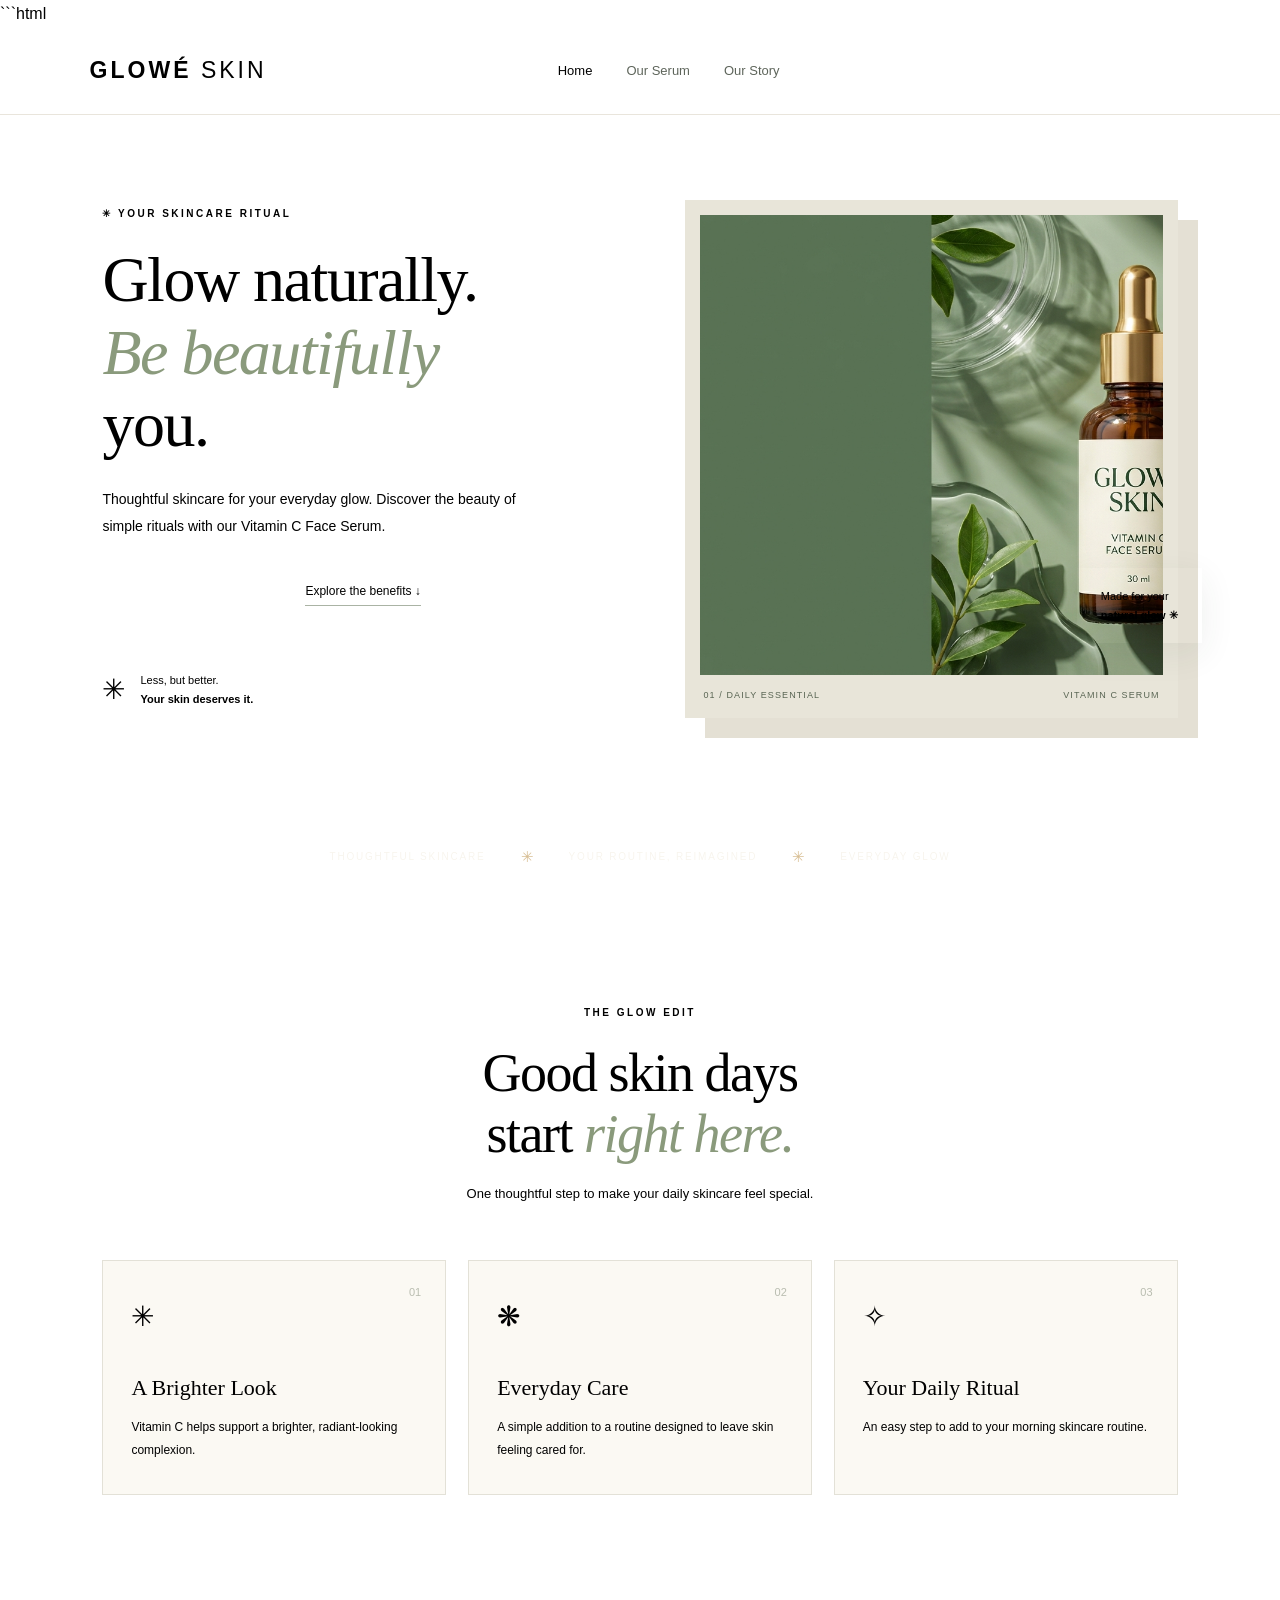
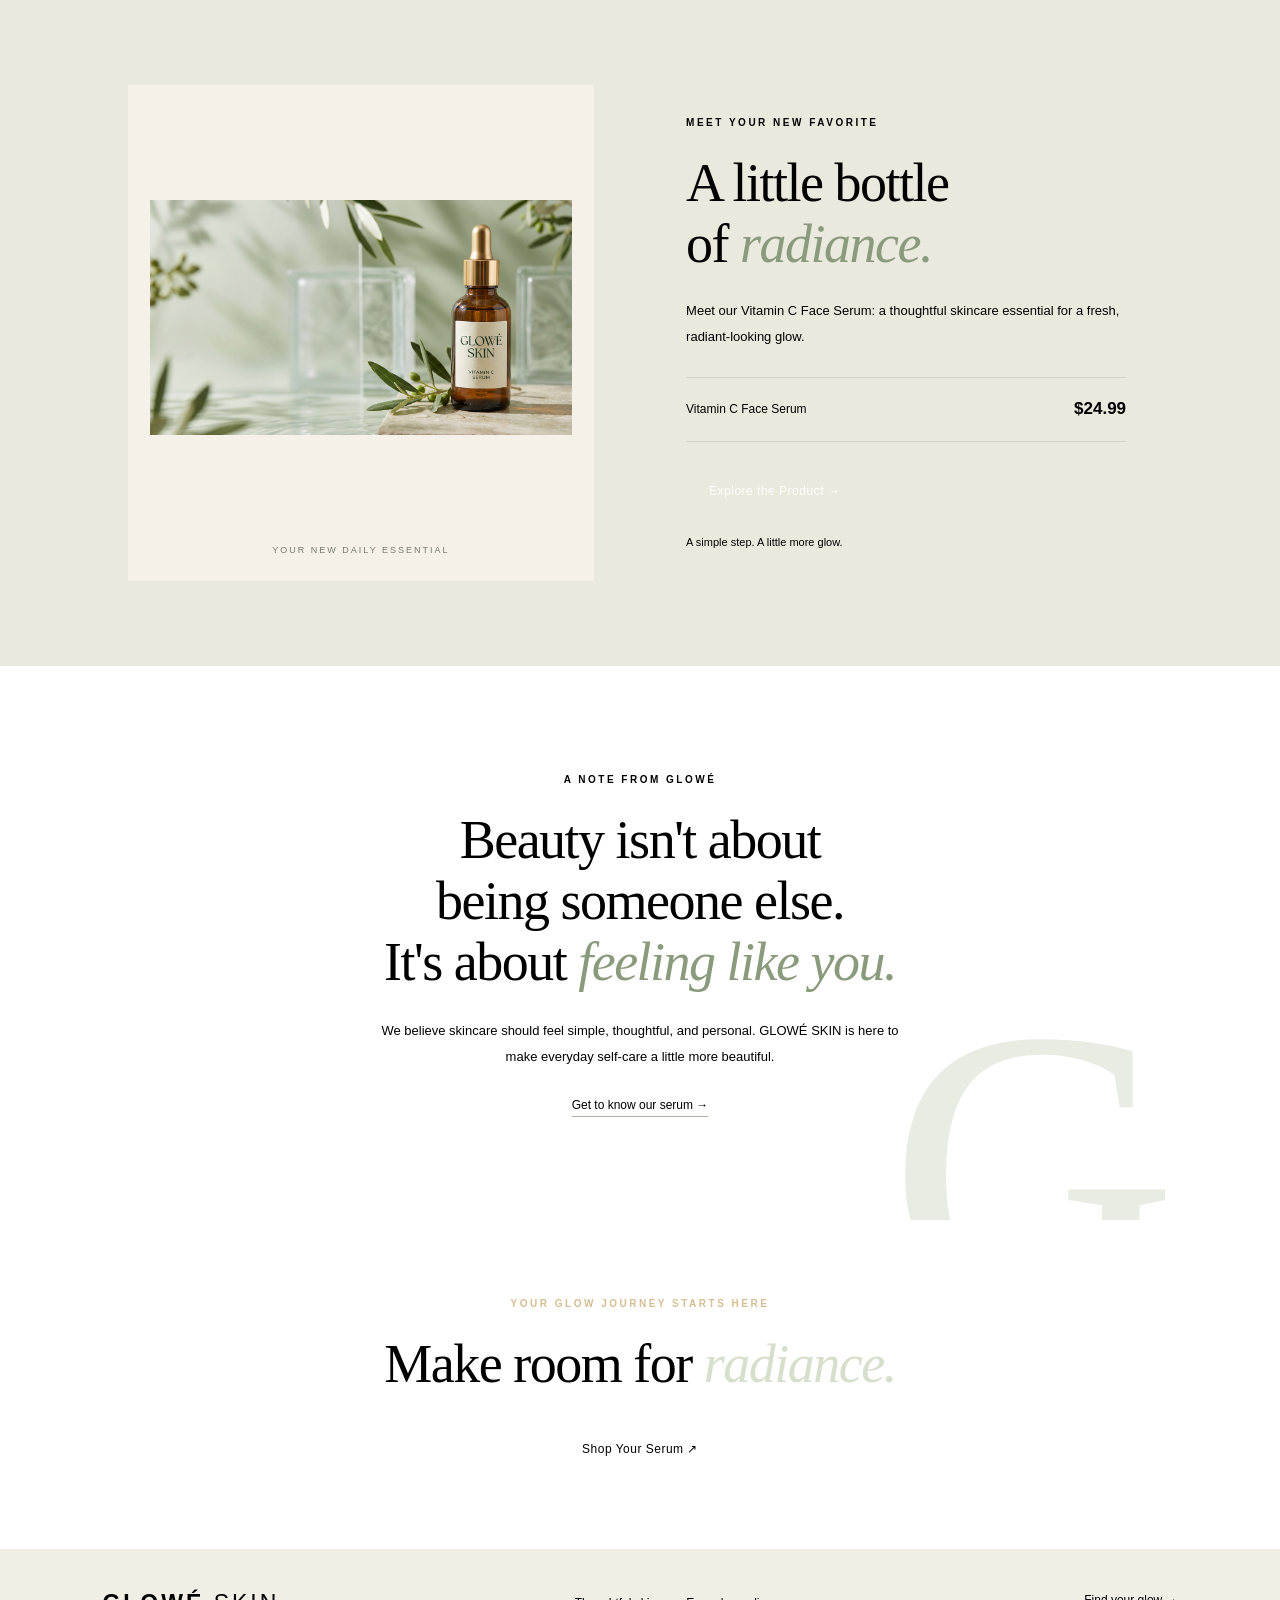
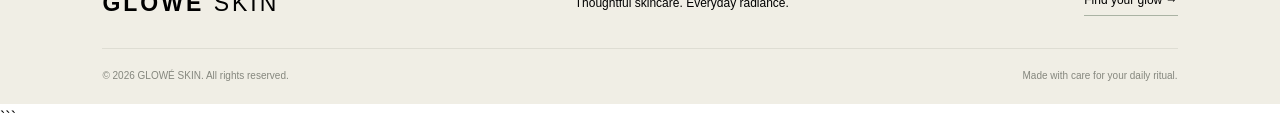
<file: index.html>
```html
<!DOCTYPE html>
<html lang="en">
<head>
    <meta charset="UTF-8">
    <meta name="viewport" content="width=device-width, initial-scale=1.0">
    <meta name="description" content="Discover GLOWÉ SKIN Vitamin C Face Serum.">
    <title>GLOWÉ SKIN | Your Daily Glow</title>
    <link rel="stylesheet" href="style.css">
</head>
<body>

    <header class="site-header">
        <a href="index.html" class="logo">GLOWÉ <span>SKIN</span></a>

        <nav class="navigation">
            <a href="index.html" class="active">Home</a>
            <a href="product-info.html">Our Serum</a>
            <a href="#our-story">Our Story</a>
        </nav>

        <a href="order.html" class="header-button">Shop Now ↗</a>
    </header>

    <main>
        <section class="hero">
            <div class="hero-content">
                <p class="eyebrow">✳ YOUR SKINCARE RITUAL</p>

                <h1>Glow naturally.<br>
                    <em>Be beautifully</em><br>
                    you.
                </h1>

                <p class="hero-description">
                    Thoughtful skincare for your everyday glow.
                    Discover the beauty of simple rituals with our
                    Vitamin C Face Serum.
                </p>

                <div class="hero-actions">
                    <a href="product-info.html" class="primary-button">
                        Discover Our Serum →
                    </a>
                    <a href="#benefits" class="text-link">
                        Explore the benefits ↓
                    </a>
                </div>

                <div class="hero-note">
                    <span>✳</span>
                    <p>Less, but better.<br><strong>Your skin deserves it.</strong></p>
                </div>
            </div>

            <div class="hero-visual">
                <div class="hero-image-frame">
                    <img src="assets/serum-hero.jfif"
                         alt="GLOWÉ SKIN Vitamin C Serum"
                         class="hero-image">

                    <div class="image-label">
                        <span>01 / DAILY ESSENTIAL</span>
                        <span>VITAMIN C SERUM</span>
                    </div>
                </div>

                <div class="floating-note">
                    Made for your<br><strong>natural glow ✳</strong>
                </div>
            </div>
        </section>

        <section class="brand-promise">
            <p>THOUGHTFUL SKINCARE</p>
            <span>✳</span>
            <p>YOUR ROUTINE, REIMAGINED</p>
            <span>✳</span>
            <p>EVERYDAY GLOW</p>
        </section>

        <section class="benefits section-padding" id="benefits">
            <div class="section-heading">
                <p class="eyebrow">THE GLOW EDIT</p>
                <h2>Good skin days<br>start <em>right here.</em></h2>
                <p>One thoughtful step to make your daily skincare feel special.</p>
            </div>

            <div class="benefit-grid">
                <article class="benefit-card">
                    <span class="benefit-number">01</span>
                    <span class="benefit-icon">✳</span>
                    <h3>A Brighter Look</h3>
                    <p>Vitamin C helps support a brighter, radiant-looking complexion.</p>
                </article>

                <article class="benefit-card">
                    <span class="benefit-number">02</span>
                    <span class="benefit-icon">❋</span>
                    <h3>Everyday Care</h3>
                    <p>A simple addition to a routine designed to leave skin feeling cared for.</p>
                </article>

                <article class="benefit-card">
                    <span class="benefit-number">03</span>
                    <span class="benefit-icon">✧</span>
                    <h3>Your Daily Ritual</h3>
                    <p>An easy step to add to your morning skincare routine.</p>
                </article>
            </div>
        </section>

        <section class="featured-product">
            <div class="product-photo">
                <img src="assets/serum-product.jfif"
                     alt="GLOWÉ SKIN Vitamin C Face Serum">
                <span class="photo-caption">YOUR NEW DAILY ESSENTIAL</span>
            </div>

            <div class="product-details">
                <p class="eyebrow">MEET YOUR NEW FAVORITE</p>
                <h2>A little bottle<br>of <em>radiance.</em></h2>
                <p class="product-description">
                    Meet our Vitamin C Face Serum: a thoughtful skincare
                    essential for a fresh, radiant-looking glow.
                </p>

                <div class="product-price">
                    <span>Vitamin C Face Serum</span>
                    <strong>$24.99</strong>
                </div>

                <a href="product-info.html" class="primary-button">
                    Explore the Product →
                </a>

                <p class="product-small-note">A simple step. A little more glow.</p>
            </div>
        </section>

        <section class="our-story section-padding" id="our-story">
            <p class="eyebrow">A NOTE FROM GLOWÉ</p>
            <h2>Beauty isn't about<br>being someone else.<br>It's about <em>feeling like you.</em></h2>
            <p>
                We believe skincare should feel simple, thoughtful,
                and personal. GLOWÉ SKIN is here to make everyday
                self-care a little more beautiful.
            </p>
            <a href="product-info.html" class="text-link">Get to know our serum →</a>
            <span class="story-decoration">G</span>
        </section>

        <section class="final-cta">
            <p class="eyebrow">YOUR GLOW JOURNEY STARTS HERE</p>
            <h2>Make room for <em>radiance.</em></h2>
            <a href="order.html" class="light-button">Shop Your Serum ↗</a>
        </section>
    </main>

    <footer class="site-footer">
        <div class="footer-top">
            <a href="index.html" class="logo">GLOWÉ <span>SKIN</span></a>
            <p>Thoughtful skincare. Everyday radiance.</p>
            <a href="order.html" class="text-link">Find your glow →</a>
        </div>

        <div class="footer-bottom">
            <p>© 2026 GLOWÉ SKIN. All rights reserved.</p>
            <p>Made with care for your daily ritual.</p>
        </div>
    </footer>

    <script src="script.js"></script>
</body>
</html>
```
</file>
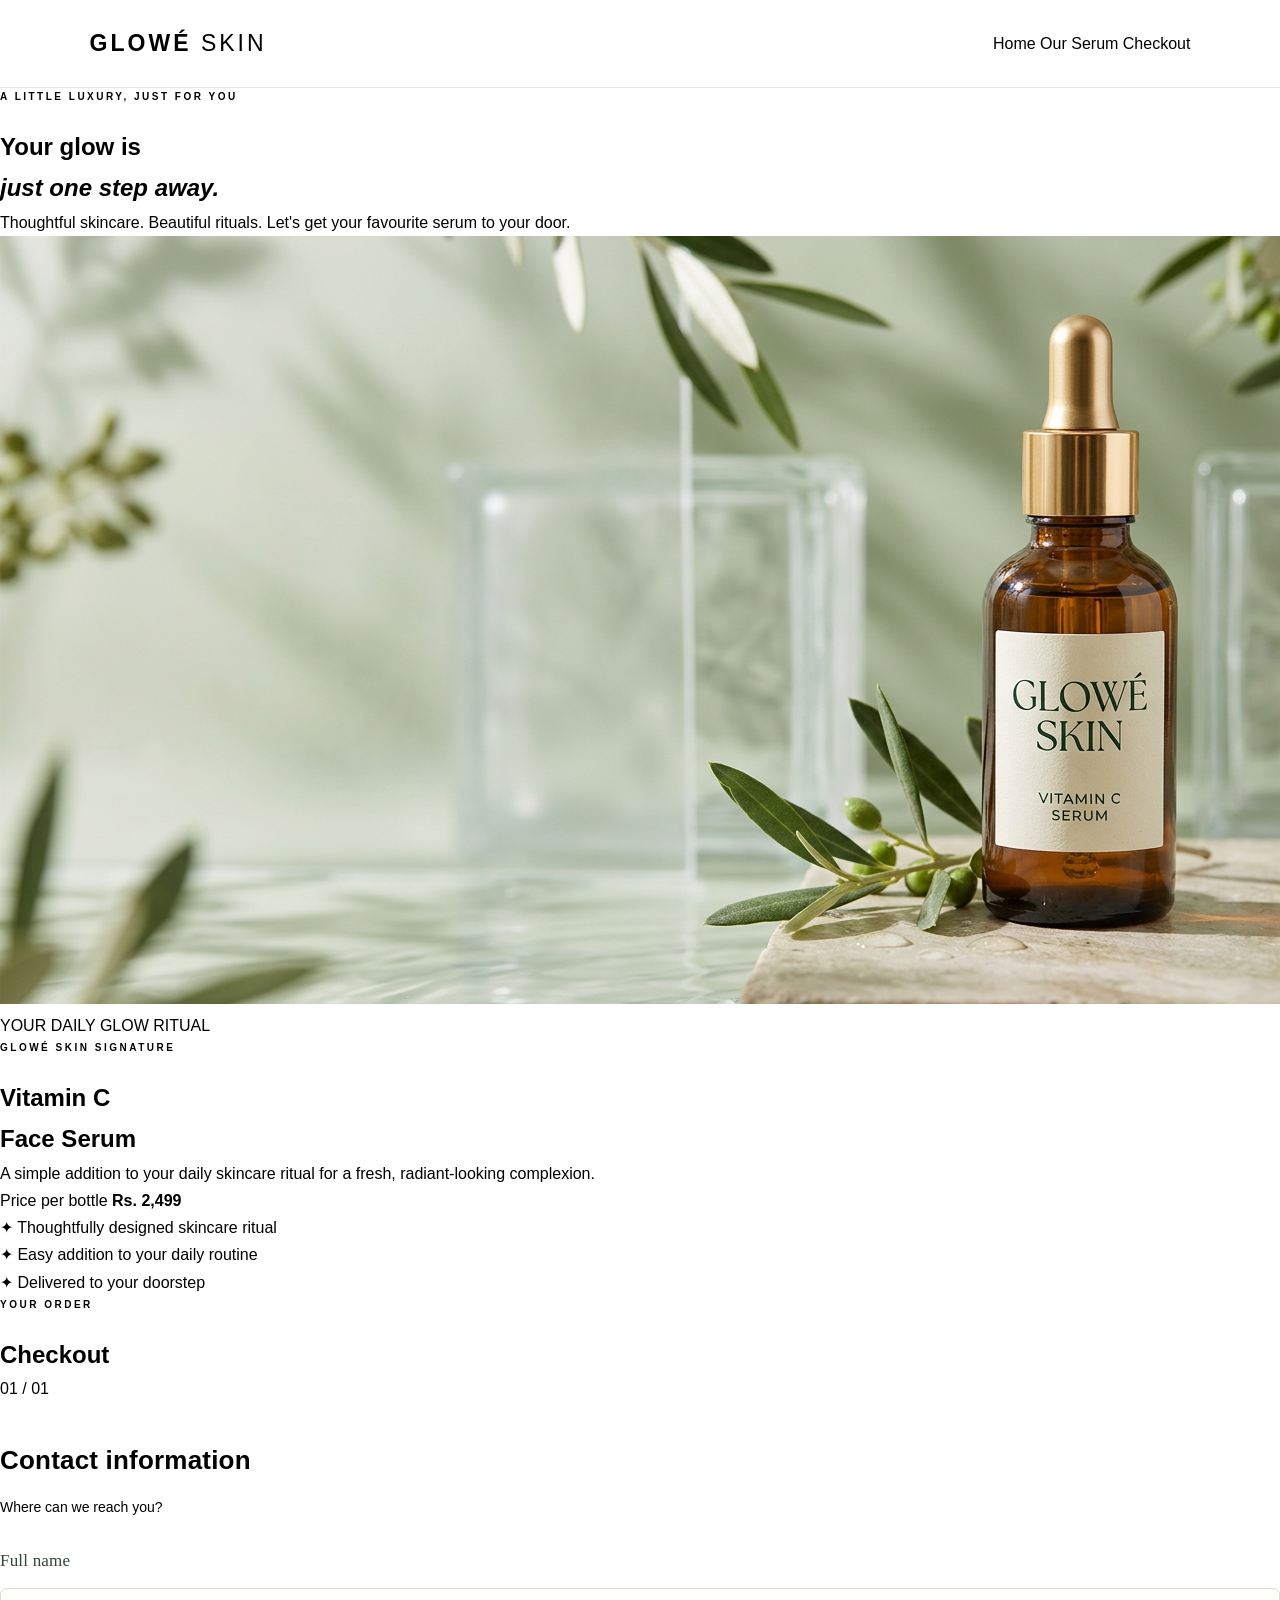
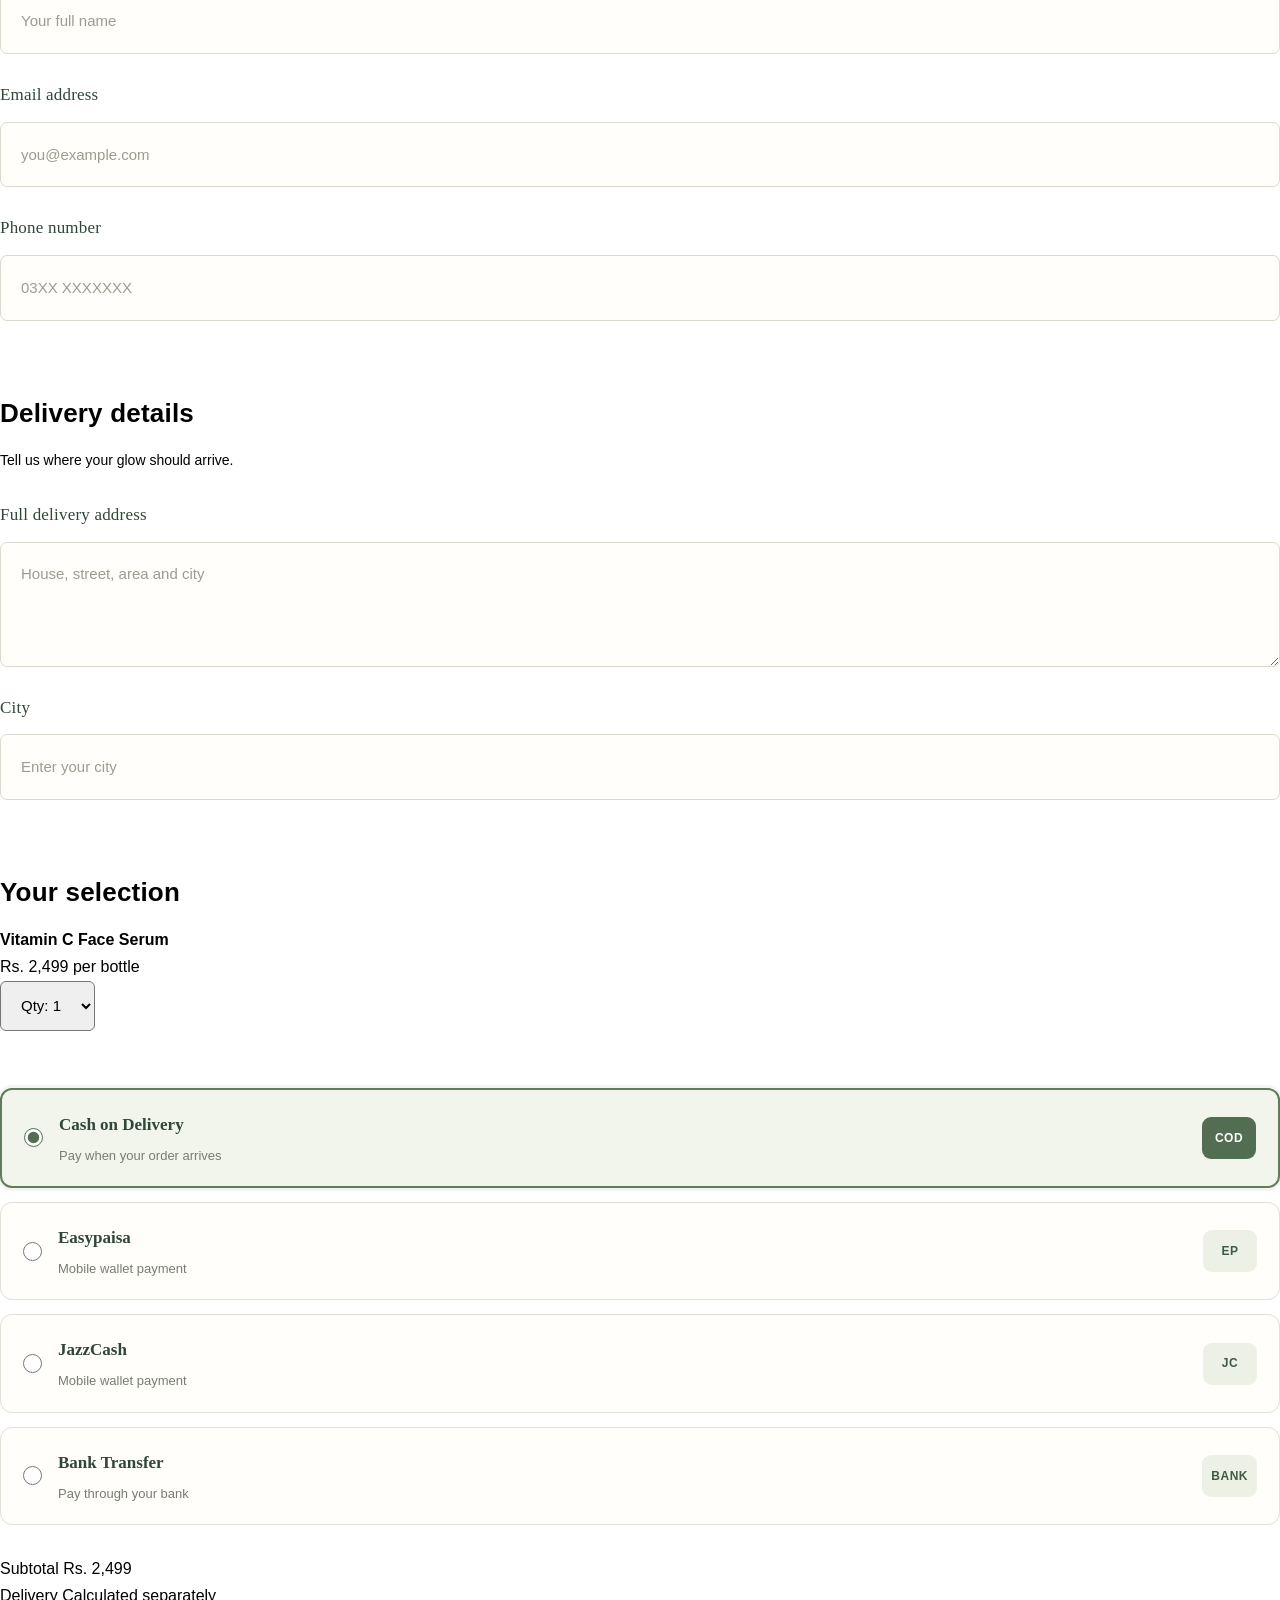
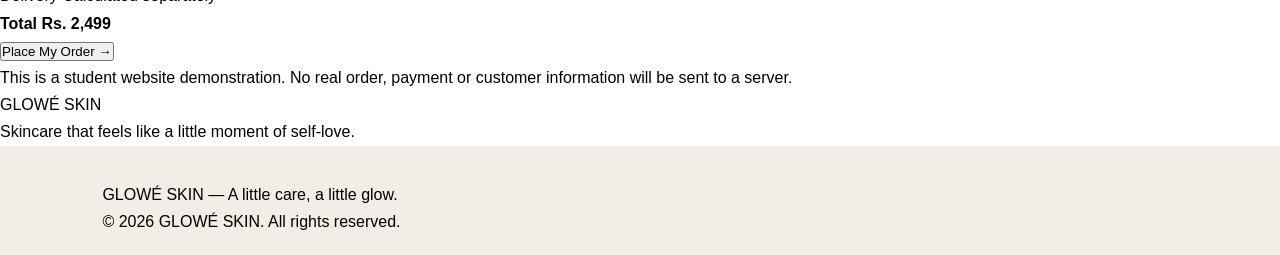
<file: order.html>
<!DOCTYPE html>
<html lang="en">
<head>
    <meta charset="UTF-8">
    <meta name="viewport" content="width=device-width, initial-scale=1.0">

    <title>Checkout | GLOWÉ SKIN</title>

    <link rel="stylesheet" href="style.css">
</head>

<body class="checkout-page">

    <!-- Premium Navigation -->
    <header class="site-header">
        <a href="index.html" class="logo">
            GLOWÉ <span>SKIN</span>
        </a>

        <nav class="nav-links">
            <a href="index.html">Home</a>
            <a href="product-info.html">Our Serum</a>
            <a href="order.html" class="active">Checkout</a>
        </nav>
    </header>

    <main>

        <!-- Checkout Hero -->
        <section class="checkout-hero">
            <p class="eyebrow">A LITTLE LUXURY, JUST FOR YOU</p>

            <h1>Your glow is<br><em>just one step away.</em></h1>

            <p>
                Thoughtful skincare. Beautiful rituals.
                Let's get your favourite serum to your door.
            </p>
        </section>

        <!-- Checkout Content -->
        <section class="checkout-container">

            <!-- Left: Product Showcase -->
            <div class="checkout-product">

                <div class="checkout-product-photo">
                    <img
                        src="assets/serum-product.jfif"
                        alt="GLOWÉ SKIN Vitamin C Face Serum">
                    <span class="photo-label">YOUR DAILY GLOW RITUAL</span>
                </div>

                <div class="checkout-product-details">

                    <p class="eyebrow">GLOWÉ SKIN SIGNATURE</p>

                    <h2>Vitamin C<br>Face Serum</h2>

                    <p class="checkout-description">
                        A simple addition to your daily skincare ritual
                        for a fresh, radiant-looking complexion.
                    </p>

                    <div class="checkout-product-price">
                        <span>Price per bottle</span>
                        <strong>Rs. 2,499</strong>
                    </div>

                    <div class="checkout-benefits">
                        <p>✦ Thoughtfully designed skincare ritual</p>
                        <p>✦ Easy addition to your daily routine</p>
                        <p>✦ Delivered to your doorstep</p>
                    </div>

                </div>
            </div>

            <!-- Right: Checkout Form -->
            <div class="checkout-details">

                <div class="checkout-title-row">
                    <div>
                        <p class="eyebrow">YOUR ORDER</p>
                        <h2>Checkout</h2>
                    </div>

                    <span class="checkout-step">01 / 01</span>
                </div>

                <form id="orderForm">

                    <!-- Customer Information -->
                    <div class="checkout-section">
                        <h3>Contact information</h3>
                        <p class="section-description">
                            Where can we reach you?
                        </p>

                        <div class="checkout-field">
                            <label for="customerName">Full name</label>
                            <input
                                type="text"
                                id="customerName"
                                name="customerName"
                                placeholder="Your full name"
                                autocomplete="name"
                                required>
                        </div>

                        <div class="checkout-field">
                            <label for="customerEmail">Email address</label>
                            <input
                                type="email"
                                id="customerEmail"
                                name="customerEmail"
                                placeholder="you@example.com"
                                autocomplete="email"
                                required>
                        </div>

                        <div class="checkout-field">
                            <label for="customerPhone">Phone number</label>
                            <input
                                type="tel"
                                id="customerPhone"
                                name="customerPhone"
                                placeholder="03XX XXXXXXX"
                                autocomplete="tel"
                                required>
                        </div>
                    </div>

                    <!-- Delivery Information -->
                    <div class="checkout-section">
                        <h3>Delivery details</h3>
                        <p class="section-description">
                            Tell us where your glow should arrive.
                        </p>

                        <div class="checkout-field">
                            <label for="customerAddress">Full delivery address</label>
                            <textarea
                                id="customerAddress"
                                name="customerAddress"
                                rows="3"
                                placeholder="House, street, area and city"
                                autocomplete="street-address"
                                required></textarea>
                        </div>

                        <div class="checkout-field">
                            <label for="city">City</label>
                            <input
                                type="text"
                                id="city"
                                name="city"
                                placeholder="Enter your city"
                                autocomplete="address-level2"
                                required>
                        </div>
                    </div>

                    <!-- Product Quantity -->
                    <div class="checkout-section">
                        <h3>Your selection</h3>

                        <div class="checkout-quantity-row">
                            <div>
                                <strong>Vitamin C Face Serum</strong>
                                <p>Rs. 2,499 per bottle</p>
                            </div>

                            <select
                                id="quantity"
                                name="quantity"
                                aria-label="Select quantity">

                                <option value="1">Qty: 1</option>
                                <option value="2">Qty: 2</option>
                                <option value="3">Qty: 3</option>
                            </select>
                        </div>
                    </div>

                    <!-- Payment Methods -->
<div class="payment-methods">

    <label class="payment-option">
        <input type="radio" name="payment" value="cod" checked>
        <span class="payment-copy">
            <strong>Cash on Delivery</strong>
            <small>Pay when your order arrives</small>
        </span>
        <span class="payment-symbol">COD</span>
    </label>

    <label class="payment-option">
        <input type="radio" name="payment" value="easypaisa">
        <span class="payment-copy">
            <strong>Easypaisa</strong>
            <small>Mobile wallet payment</small>
        </span>
        <span class="payment-symbol">EP</span>
    </label>

    <label class="payment-option">
        <input type="radio" name="payment" value="jazzcash">
        <span class="payment-copy">
            <strong>JazzCash</strong>
            <small>Mobile wallet payment</small>
        </span>
        <span class="payment-symbol">JC</span>
    </label>

    <label class="payment-option">
        <input type="radio" name="payment" value="bank">
        <span class="payment-copy">
            <strong>Bank Transfer</strong>
            <small>Pay through your bank</small>
        </span>
        <span class="payment-symbol">BANK</span>
    </label>

</div>

                    <!-- Price Summary -->
                    <div class="checkout-summary">
                        <div>
                            <span>Subtotal</span>
                            <span id="subtotalAmount">Rs. 2,499</span>
                        </div>

                        <div>
                            <span>Delivery</span>
                            <span>Calculated separately</span>
                        </div>

                        <div class="checkout-grand-total">
                            <strong>Total</strong>
                            <strong id="totalAmount">Rs. 2,499</strong>
                        </div>
                    </div>

                    <!-- Submit -->
                    <button
                        type="submit"
                        class="btn-primary checkout-submit">

                        Place My Order <span>→</span>
                    </button>

                    <p class="checkout-disclaimer">
                        This is a student website demonstration.
                        No real order, payment or customer information
                        will be sent to a server.
                    </p>

                    <p id="orderMessage" role="status"></p>

                </form>
            </div>
        </section>

        <!-- Brand Promise -->
        <section class="checkout-footer-note">
            <span>GLOWÉ SKIN</span>
            <p>Skincare that feels like a little moment of self-love.</p>
        </section>

    </main>

    <footer class="site-footer">
        <p>GLOWÉ SKIN — A little care, a little glow.</p>
        <p>&copy; 2026 GLOWÉ SKIN. All rights reserved.</p>
    </footer>

    <script src="script.js"></script>

</body>
</html>
</file>
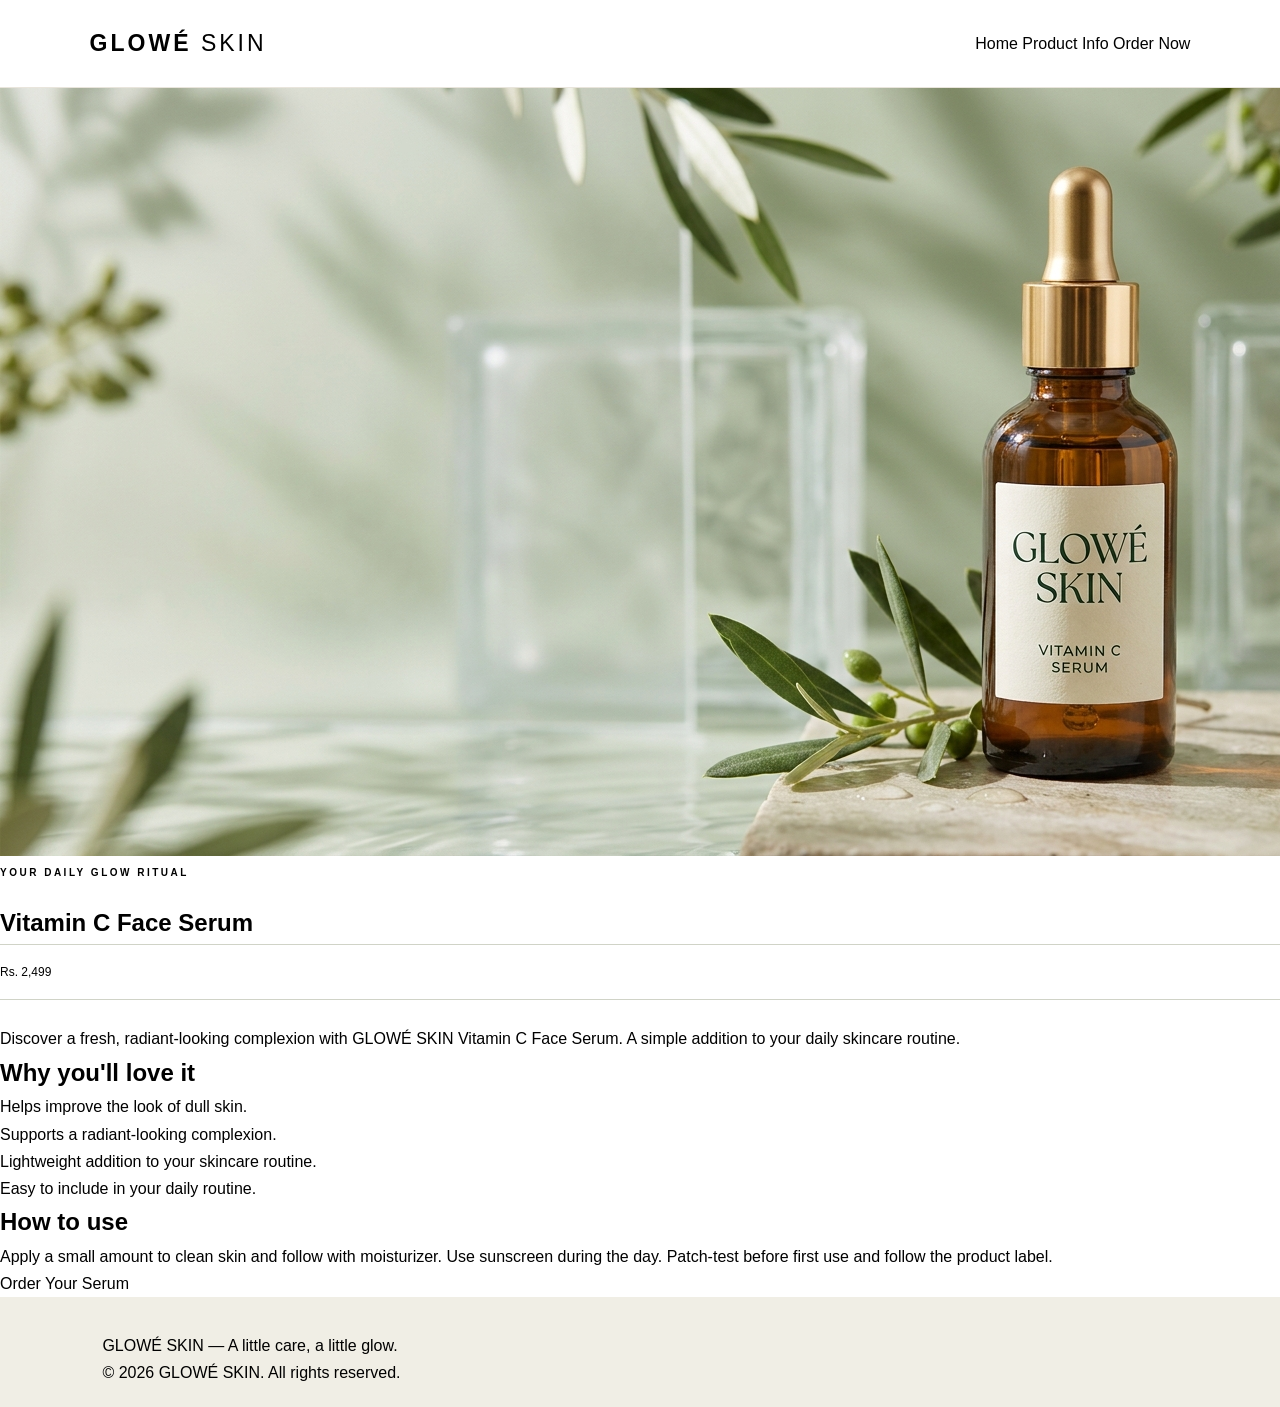
<file: product-info.html>
<!DOCTYPE html>
<html lang="en">
<head>
    <meta charset="UTF-8">
    <meta name="viewport" content="width=device-width, initial-scale=1.0">
    <title>Vitamin C Serum | GLOWÉ SKIN</title>
    <link rel="stylesheet" href="style.css">
</head>
<body>

    <header class="site-header">
        <a href="index.html" class="logo">GLOWÉ <span>SKIN</span></a>

        <nav class="nav-links">
            <a href="index.html">Home</a>
            <a href="product-info.html">Product Info</a>
            <a href="order.html">Order Now</a>
        </nav>
    </header>

    <main>
        <section class="product-detail">
            <div class="product-detail-image">
                <img src="assets/serum-product.jfif"
                     alt="GLOWÉ SKIN Vitamin C Face Serum">
            </div>

            <div class="product-detail-content">
                <p class="eyebrow">YOUR DAILY GLOW RITUAL</p>
                <h1>Vitamin C Face Serum</h1>
                <p class="product-price">Rs. 2,499</p>

                <p>
                    Discover a fresh, radiant-looking complexion with
                    GLOWÉ SKIN Vitamin C Face Serum. A simple addition
                    to your daily skincare routine.
                </p>

                <h2>Why you'll love it</h2>
                <ul>
                    <li>Helps improve the look of dull skin.</li>
                    <li>Supports a radiant-looking complexion.</li>
                    <li>Lightweight addition to your skincare routine.</li>
                    <li>Easy to include in your daily routine.</li>
                </ul>

                <h2>How to use</h2>
                <p>
                    Apply a small amount to clean skin and follow with
                    moisturizer. Use sunscreen during the day. Patch-test
                    before first use and follow the product label.
                </p>

                <a href="order.html" class="btn-primary">Order Your Serum</a>
            </div>
        </section>
    </main>

    <footer class="site-footer">
        <p>GLOWÉ SKIN — A little care, a little glow.</p>
        <p>&copy; 2026 GLOWÉ SKIN. All rights reserved.</p>
    </footer>

    <script src="script.js"></script>
</body>
</html>
</file>
<file: style.css>
```css
@import url('https://fonts.googleapis.com/css2?family=DM+Sans:wght@400;500;600;700&family=Playfair+Display:ital,wght@0,400;0,500;0,600;1,400;1,500&display=swap');

:root {
    --cream: #f8f5ee;
    --white: #fffdf8;
    --green: #354b3d;
    --sage: #dce2d4;
    --gold: #ad8751;
    --text: #303a31;
    --muted: #777b70;
}

* {
    margin: 0;
    padding: 0;
    box-sizing: border-box;
}

html {
    scroll-behavior: smooth;
}

body {
    font-family: 'DM Sans', sans-serif;
    background: var(--cream);
    color: var(--text);
    line-height: 1.7;
}

a {
    text-decoration: none;
    color: inherit;
}

.site-header {
    min-height: 88px;
    padding: 18px 7%;
    display: flex;
    align-items: center;
    justify-content: space-between;
    gap: 25px;
    background: var(--white);
    border-bottom: 1px solid #e9e5dc;
}

.logo {
    font-size: 23px;
    font-weight: 700;
    letter-spacing: 3px;
    color: var(--green);
    white-space: nowrap;
}

.logo span {
    font-weight: 400;
}

.navigation {
    display: flex;
    align-items: center;
    gap: 34px;
}

.navigation a {
    font-size: 13px;
    color: #5e655b;
    transition: color 0.3s;
}

.navigation a:hover,
.navigation a.active {
    color: var(--gold);
}

.header-button,
.primary-button,
.light-button {
    display: inline-flex;
    align-items: center;
    justify-content: center;
    gap: 16px;
    padding: 14px 23px;
    background: var(--green);
    color: white;
    font-size: 12px;
    letter-spacing: 0.5px;
    transition: background 0.3s, transform 0.3s;
}

.header-button:hover,
.primary-button:hover {
    background: #24372b;
    transform: translateY(-2px);
}

.hero {
    min-height: 650px;
    padding: 75px 8% 85px;
    display: grid;
    grid-template-columns: 1fr 0.95fr;
    align-items: center;
    gap: 65px;
    position: relative;
    overflow: hidden;
}

.hero-content {
    max-width: 560px;
    padding: 15px 0;
}

.eyebrow {
    color: var(--gold);
    font-size: 10px;
    font-weight: 700;
    letter-spacing: 2.5px;
    margin-bottom: 22px;
}

.hero h1,
.section-heading h2,
.product-details h2,
.our-story h2,
.final-cta h2 {
    font-family: 'Playfair Display', Georgia, serif;
    font-weight: 400;
    letter-spacing: -1.5px;
    line-height: 1.13;
}

.hero h1 {
    font-size: clamp(44px, 5vw, 69px);
    margin-bottom: 25px;
}

.hero h1 em,
.section-heading h2 em,
.product-details h2 em,
.our-story h2 em,
.final-cta h2 em {
    color: #8a9a7c;
    font-weight: 400;
}

.hero-description {
    max-width: 420px;
    font-size: 14px;
    color: var(--muted);
    line-height: 1.9;
    margin-bottom: 30px;
}

.hero-actions {
    display: flex;
    align-items: center;
    flex-wrap: wrap;
    gap: 23px;
}

.text-link {
    font-size: 12px;
    color: var(--green);
    border-bottom: 1px solid #aab3a4;
    padding-bottom: 4px;
    transition: color 0.3s;
}

.text-link:hover {
    color: var(--gold);
}

.hero-note {
    display: flex;
    align-items: center;
    gap: 15px;
    margin-top: 48px;
    color: var(--muted);
    font-size: 11px;
    line-height: 1.7;
}

.hero-note > span {
    font-size: 28px;
    color: var(--gold);
}

.hero-note strong {
    color: var(--green);
}

.hero-visual {
    position: relative;
    max-width: 540px;
    width: 100%;
    justify-self: end;
}

.hero-image-frame {
    position: relative;
    padding: 15px;
    background: #e8e5d9;
    box-shadow: 20px 20px 0 #e4e0d4;
}

.hero-image {
    display: block;
    width: 100%;
    height: 460px;
    object-fit: cover;
    background: #e9e4d7;
}

.image-label {
    display: flex;
    justify-content: space-between;
    gap: 10px;
    padding: 13px 3px 0;
    color: #596553;
    font-size: 9px;
    letter-spacing: 1.1px;
}

.floating-note {
    position: absolute;
    right: -24px;
    bottom: 75px;
    padding: 19px 24px;
    background: var(--white);
    box-shadow: 0 10px 35px #303a3115;
    color: var(--muted);
    font-size: 11px;
    line-height: 1.7;
}

.floating-note strong {
    color: var(--green);
}

.brand-promise {
    min-height: 86px;
    padding: 22px 7%;
    display: flex;
    justify-content: center;
    align-items: center;
    flex-wrap: wrap;
    gap: 35px;
    background: var(--green);
    color: #f8f5ee;
}

.brand-promise p {
    font-size: 10px;
    letter-spacing: 1.8px;
}

.brand-promise span {
    color: #d7bd92;
    font-size: 15px;
}

.section-padding {
    padding: 105px 8%;
}

.benefits {
    text-align: center;
}

.section-heading {
    max-width: 560px;
    margin: 0 auto 55px;
}

.section-heading h2,
.product-details h2,
.our-story h2,
.final-cta h2 {
    font-size: clamp(38px, 4.5vw, 54px);
}

.section-heading > p:last-child {
    margin-top: 18px;
    color: var(--muted);
    font-size: 13px;
}

.benefit-grid {
    display: grid;
    grid-template-columns: repeat(3, 1fr);
    gap: 22px;
    text-align: left;
}

.benefit-card {
    position: relative;
    min-height: 235px;
    padding: 32px 28px;
    border: 1px solid #e3e1d7;
    background: #fbf9f3;
    transition: transform 0.3s, box-shadow 0.3s;
}

.benefit-card:hover {
    transform: translateY(-6px);
    box-shadow: 0 15px 35px #303a310d;
}

.benefit-number {
    position: absolute;
    top: 22px;
    right: 24px;
    color: #b9bdb0;
    font-size: 11px;
}

.benefit-icon {
    display: block;
    color: var(--gold);
    font-size: 28px;
    margin-bottom: 28px;
}

.benefit-card h3 {
    margin-bottom: 10px;
    font-family: 'Playfair Display', Georgia, serif;
    font-size: 22px;
    font-weight: 400;
}

.benefit-card p {
    color: var(--muted);
    font-size: 12px;
    line-height: 1.9;
}

.featured-product {
    display: grid;
    grid-template-columns: 1fr 1fr;
    align-items: center;
    gap: 9%;
    padding: 85px 10%;
    background: #e9e9de;
}

.product-photo {
    position: relative;
    padding: 22px;
    background: #f5f1e8;
}

.product-photo img {
    display: block;
    width: 100%;
    height: 420px;
    object-fit: contain;
}

.photo-caption {
    display: block;
    padding-top: 16px;
    text-align: center;
    color: #777b70;
    font-size: 9px;
    letter-spacing: 2px;
}

.product-details {
    max-width: 440px;
}

.product-details h2 {
    margin-bottom: 23px;
}

.product-description {
    color: var(--muted);
    font-size: 13px;
    line-height: 2;
    margin-bottom: 27px;
}

.product-price {
    display: flex;
    justify-content: space-between;
    align-items: center;
    gap: 12px;
    padding: 17px 0;
    margin-bottom: 25px;
    border-top: 1px solid #d0d3c7;
    border-bottom: 1px solid #d0d3c7;
    font-size: 12px;
}

.product-price strong {
    color: var(--green);
    font-size: 17px;
}

.product-small-note {
    margin-top: 18px;
    color: var(--muted);
    font-size: 11px;
}

.our-story {
    position: relative;
    overflow: hidden;
    text-align: center;
    background: var(--white);
}

.our-story h2 {
    position: relative;
    z-index: 1;
    margin-bottom: 25px;
}

.our-story > p:not(.eyebrow) {
    position: relative;
    z-index: 1;
    max-width: 520px;
    margin: 0 auto 25px;
    color: var(--muted);
    font-size: 13px;
    line-height: 2;
}

.story-decoration {
    position: absolute;
    right: 8%;
    bottom: -150px;
    font-family: 'Playfair Display', Georgia, serif;
    font-size: 400px;
    color: #e9ece3;
    line-height: 1;
    pointer-events: none;
}

.our-story .text-link {
    position: relative;
    z-index: 1;
}

.final-cta {
    padding: 75px 8%;
    text-align: center;
    background: var(--green);
    color: var(--white);
}

.final-cta .eyebrow {
    color: #d7bd92;
}

.final-cta h2 {
    margin-bottom: 30px;
}

.final-cta h2 em {
    color: #d6dfcc;
}

.light-button {
    background: var(--white);
    color: var(--green);
}

.light-button:hover {
    background: #e9e9de;
    transform: translateY(-2px);
}

.site-footer {
    padding: 35px 8% 20px;
    background: #f0eee5;
}

.footer-top {
    display: flex;
    justify-content: space-between;
    align-items: center;
    gap: 20px;
    padding-bottom: 25px;
    flex-wrap: wrap;
}

.footer-top > p {
    color: var(--muted);
    font-size: 12px;
}

.footer-bottom {
    display: flex;
    justify-content: space-between;
    gap: 15px;
    flex-wrap: wrap;
    border-top: 1px solid #deddd3;
    padding-top: 18px;
    color: #85877e;
    font-size: 10px;
}

@media (max-width: 900px) {
    .site-header {
        padding: 18px 5%;
    }

    .navigation {
        gap: 18px;
    }

    .hero {
        padding: 60px 6%;
        gap: 35px;
    }

    .hero-image {
        height: 390px;
    }

    .featured-product {
        padding: 65px 7%;
        gap: 5%;
    }
}

@media (max-width: 650px) {
    .site-header {
        flex-wrap: wrap;
        justify-content: center;
    }

    .navigation {
        order: 3;
        width: 100%;
        justify-content: center;
        flex-wrap: wrap;
    }

    .hero {
        grid-template-columns: 1fr;
        padding: 50px 7%;
        gap: 45px;
    }

    .hero h1 {
        font-size: 49px;
    }

    .hero-visual {
        max-width: 460px;
        justify-self: center;
    }

    .hero-image {
        height: 360px;
    }

    .floating-note {
        right: -8px;
    }

    .brand-promise {
        gap: 13px;
    }

    .brand-promise p {
        font-size: 8px;
    }

    .section-padding {
        padding: 70px 7%;
    }

    .benefit-grid {
        grid-template-columns: 1fr;
    }

    .benefit-card {
        min-height: auto;
    }

    .featured-product {
        grid-template-columns: 1fr;
        padding: 55px 7%;
        gap: 40px;
    }

    .product-photo img {
        height: 340px;
    }

    .product-details {
        max-width: none;
    }

    .footer-top,
    .footer-bottom {
        flex-direction: column;
        align-items: flex-start;
    }
}
```
/* ===== LUXURY CHECKOUT INPUT STYLING ===== */

.checkout-details {
    padding: 48px;
}

.checkout-field {
    margin-top: 27px;
}

.checkout-field label {
    display: block;
    margin-bottom: 12px;
    font-family: Georgia, "Times New Roman", serif;
    font-size: 17px;
    font-weight: 500;
    letter-spacing: 0.2px;
    color: #304637;
}

.checkout-field input,
.checkout-field textarea {
    width: 100%;
    box-sizing: border-box;
    display: block;
    padding: 19px 20px;
    min-height: 62px;
    border: 1px solid #d8dace;
    border-radius: 7px;
    background: #fffefa;
    color: #293b30;
    font-family: "Segoe UI", Arial, sans-serif;
    font-size: 16px;
    line-height: 1.6;
    transition: border-color 0.25s, box-shadow 0.25s,
                background 0.25s;
}

.checkout-field textarea {
    min-height: 125px;
    resize: vertical;
}

.checkout-field input::placeholder,
.checkout-field textarea::placeholder {
    color: #9a9d91;
    font-family: "Segoe UI", Arial, sans-serif;
    font-size: 15px;
}

.checkout-field input:focus,
.checkout-field textarea:focus {
    outline: none;
    border-color: #70886e;
    background: #ffffff;
    box-shadow: 0 0 0 4px rgba(112, 136, 110, 0.12);
}

/* More breathing space between checkout sections */

.checkout-section {
    padding: 35px 0;
}

.checkout-section h3 {
    font-size: 26px;
    letter-spacing: 0.2px;
    margin-bottom: 12px;
}

.section-description {
    font-size: 14px;
    line-height: 1.9;
}

/* Elegant quantity selector */

.checkout-quantity-row select {
    min-height: 50px;
    padding: 12px 16px;
    border-radius: 6px;
    font-family: "Segoe UI", Arial, sans-serif;
    font-size: 15px;
}

/* Comfortable spacing on mobile */

@media (max-width: 520px) {
    .checkout-details {
        padding: 25px 18px;
    }

    .checkout-field input,
    .checkout-field textarea {
        padding: 16px;
        font-size: 16px;
        min-height: 58px;
    }

    .checkout-field label {
        font-size: 16px;
    }

    .checkout-section h3 {
        font-size: 23px;
    }
}
/* ===== PREMIUM PAYMENT METHOD CARDS ===== */

.payment-methods {
    display: grid;
    grid-template-columns: 1fr;
    gap: 14px;
    margin: 22px 0 30px;
}

.payment-option {
    display: flex;
    align-items: center;
    gap: 16px;
    width: 100%;
    box-sizing: border-box;
    padding: 21px 22px;
    border: 1px solid #dedfd5;
    border-radius: 12px;
    background: #fffefa;
    cursor: pointer;
    transition: all 0.25s ease;
}

.payment-option:hover {
    border-color: #879b7d;
    background: #f7f8f1;
    transform: translateY(-2px);
    box-shadow: 0 7px 18px rgba(44, 65, 46, 0.07);
}

.payment-option input[type="radio"] {
    width: 19px;
    height: 19px;
    flex-shrink: 0;
    accent-color: #526d52;
    cursor: pointer;
}

.payment-copy {
    display: flex;
    flex-direction: column;
    gap: 6px;
    flex: 1;
}

.payment-copy strong {
    font-family: Georgia, "Times New Roman", serif;
    font-size: 17px;
    font-weight: 600;
    color: #304637;
}

.payment-copy small {
    font-family: "Segoe UI", Arial, sans-serif;
    font-size: 13px;
    line-height: 1.5;
    color: #777d70;
}

.payment-symbol {
    display: flex;
    align-items: center;
    justify-content: center;
    min-width: 54px;
    min-height: 42px;
    padding: 0 9px;
    box-sizing: border-box;
    border-radius: 9px;
    background: #edf0e5;
    color: #405b43;
    font-family: "Segoe UI", Arial, sans-serif;
    font-size: 12px;
    font-weight: 700;
    letter-spacing: 0.5px;
}

/* Highlight the selected payment card */

.payment-option:has(input[type="radio"]:checked) {
    border: 2px solid #617c5b;
    background: #f1f5eb;
    box-shadow: 0 0 0 3px rgba(97, 124, 91, 0.08);
}

.payment-option:has(input[type="radio"]:checked) .payment-symbol {
    background: #526d52;
    color: #ffffff;
}

.payment-option:focus-within {
    outline: 2px solid rgba(97, 124, 91, 0.25);
    outline-offset: 3px;
}

@media (max-width: 480px) {
    .payment-option {
        padding: 17px 14px;
        gap: 11px;
    }

    .payment-copy strong {
        font-size: 15px;
    }

    .payment-symbol {
        min-width: 45px;
        min-height: 38px;
        font-size: 10px;
    }
}
</file>
